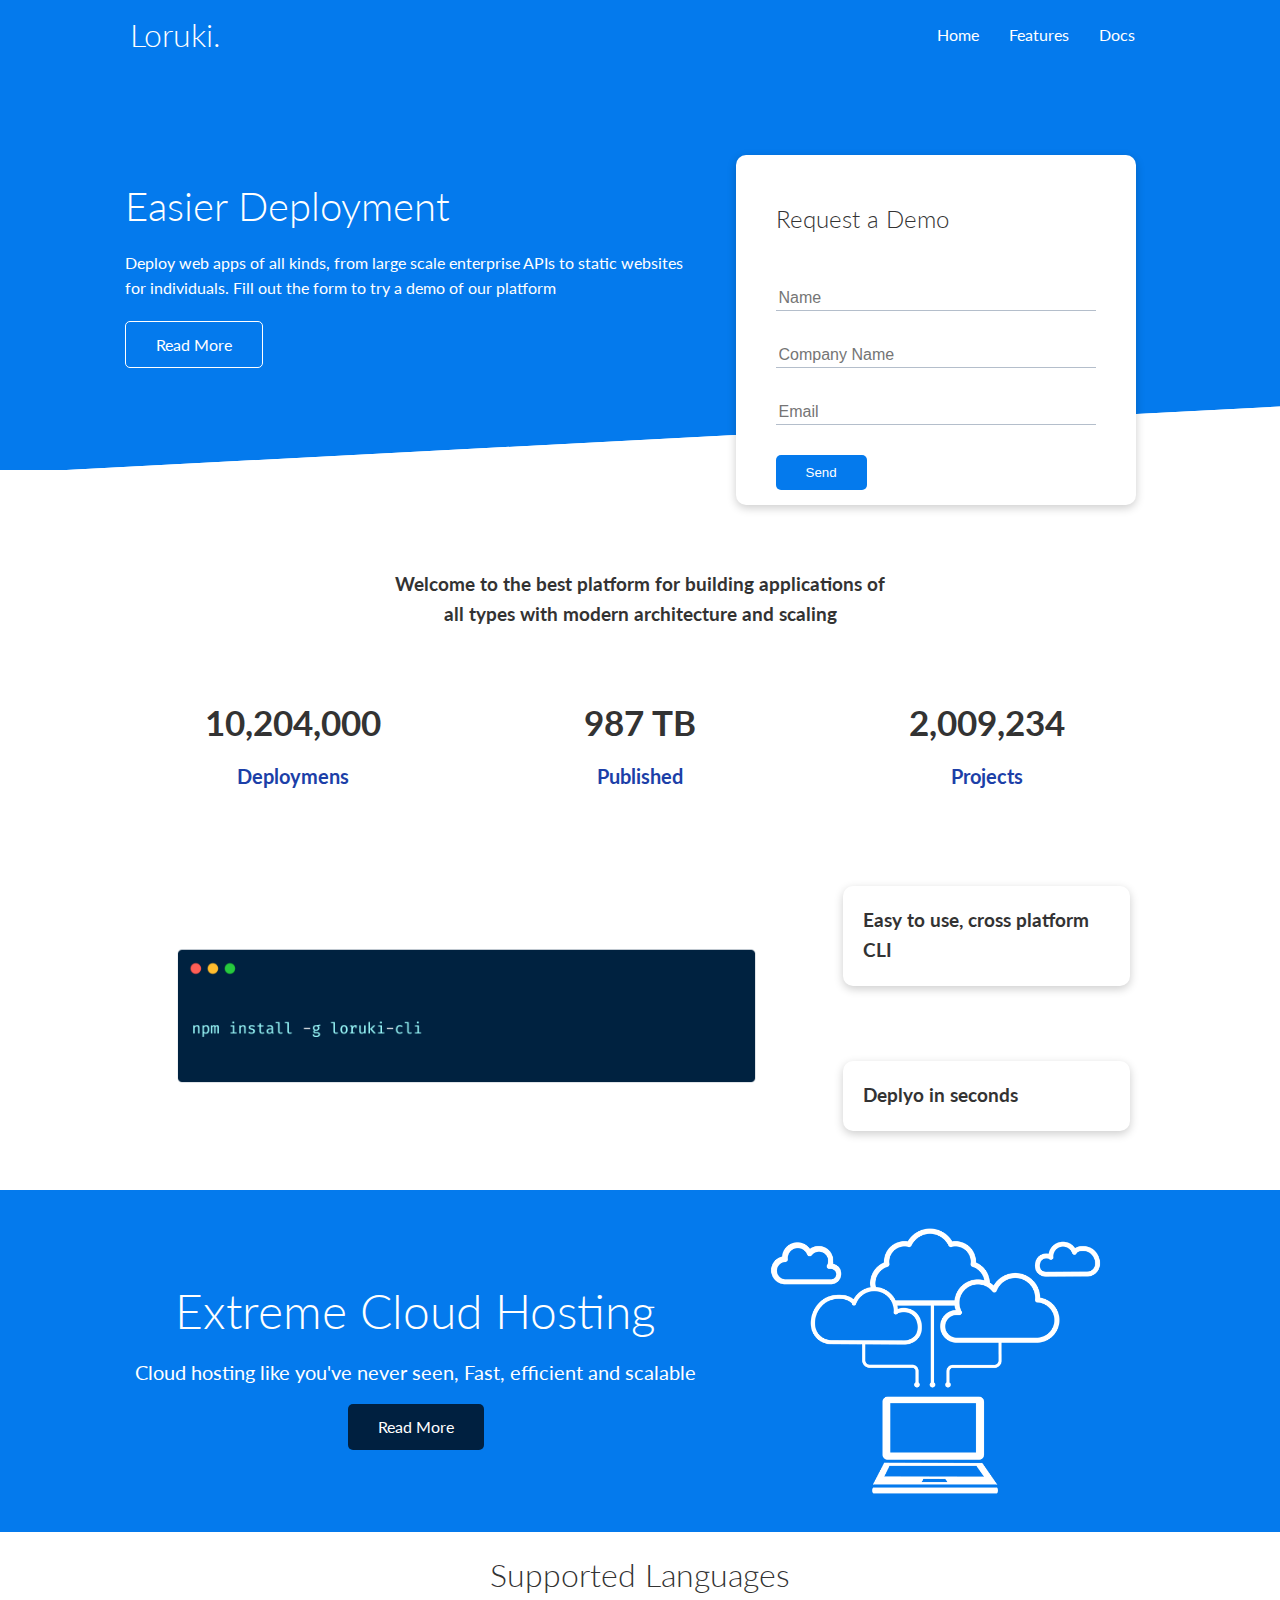
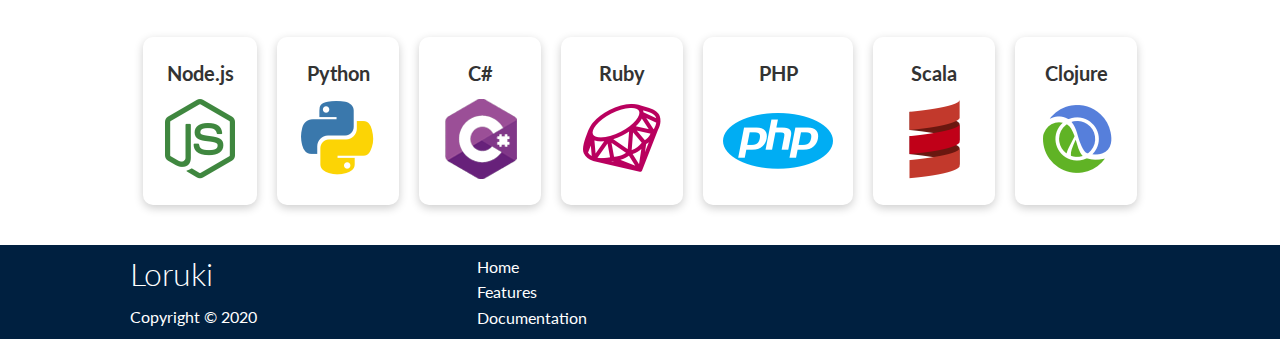
<file: index.html>
<!DOCTYPE html>
<html lang="en">
<head>
    <meta charset="UTF-8">
    <meta http-equiv="X-UA-Compatible" content="IE=edge">
    <meta name="viewport" content="width=device-width, initial-scale=1.0">
    <link rel="stylesheet" href="https://cdnjs.cloudflare.com/ajax/libs/font-awesome/6.1.1/css/all.min.css" integrity="sha512-KfkfwYDsLkIlwQp6LFnl8zNdLGxu9YAA1QvwINks4PhcElQSvqcyVLLD9aMhXd13uQjoXtEKNosOWaZqXgel0g==" crossorigin="anonymous" referrerpolicy="no-referrer" />
    <link rel="stylesheet" href="css/utilities.css">
    <link rel="stylesheet" href="css/style.css">
    <title>Laruki | Cloud Hosting For Everyone</title>
</head>
<body>
    <!--NavBar-->
    <div class="navbar">
        <div class="container flex">
            <h1 class="logo">Loruki.</h1>
            <nav>
                <ul>
                    <li><a href="index.html">Home</a></li>
                    <li><a href="Features.html">Features</a></li>
                    <li><a href="docs.html">Docs</a></li>
                </ul>
            </nav>
        </div>
    </div>

    <!-- Showcase -->
    <section class="showcase">
        <div class="container grid">
            <div class="showcase-text">
                <h1>Easier Deployment</h1>
                <p>Deploy web apps of all kinds, from large scale enterprise APIs to static websites for individuals. Fill out the form to try a demo of our platform</p>
                <a href="features.html" class="btn btn-outline">Read More</a>
            </div>

            <div class="showcase-form card">
                <h2>Request a Demo</h2>
                <form name="contact" method="POST" netlify-honeypot="bot-field" data-netlify="true">
                    <input type="hidden" name="form-name" value="contact">
                    <p class="hidden">
                        <label>
                          Don’t fill this out if you’re human: <input name="bot-field" />
                        </label>
                      </p>
                    <div class="form-control">
                        <input type="text" name="name" placeholder="Name" required>
                    </div>
                    <div class="form-control">
                        <input type="text" name="company" placeholder="Company Name" required>
                    </div>
                    <div class="form-control">
                        <input type="email" name="email" placeholder="Email" required>
                    </div>
                    <input type="submit" value="Send" class="btn bnt-primary">
                </form>
            </div>
        </div>
    </section>

    <!-- Stats -->
    <section class="stats">
        <div class="container">
            <h3 class="stats-heading text-center my-1">
                Welcome to the best platform for building applications of all types with modern architecture and scaling
            </h3>

            <div class="grid grid-3 text-center my-4">
                <div>
                    <i class="fas fa-server fa-3x"></i>
                    <h3>10,204,000</h3>
                    <p class="text-secondary">Deploymens</p>
                </div>
                <div>
                    <i class="fas fa-upload fa-3x"></i>
                    <h3>987 TB</h3>
                    <p class="text-secondary">Published</p>
                </div>
                <div>
                    <i class="fas fa-project-diagram fa-3x"></i>
                    <h3>2,009,234</h3>
                    <p class="text-secondary">Projects</p>
                </div>
            </div>
        </div>
    </section>

    <!-- Cli -->
    <section class="cli">
        <div class="container grid">
            <img src="/images/cli.png" alt="">
            <div class="card">
                <h3>Easy to use, cross platform CLI</h3>
            </div>
            <div class="card">
                <h3>Deplyo in seconds</h3>
            </div>
        </div>
    </section>

    <!-- Cloud -->
    <section class="cloud bg-primary py-2 my-2">
        <div class="container grid">
            <div class="text-center">
                <h2 class="lg">Extreme Cloud Hosting</h2>
                <p class="lead my-1">Cloud hosting like you've never seen, Fast, efficient and scalable</p>
                <a href="features.html" class="btn btn-dark">Read More</a>
            </div>
            <img src="images/cloud.png" alt="">
        </div>
    </section>

    <!-- languages -->
    <section class="languages">
        <h2 class="md text-center my-2">Supported Languages</h2>
        <div class="container flex">
            <div class="card">
                <h4>Node.js</h4>
                <img src="images/logos/node.png" alt="node">
            </div>
            <div class="card">
                <h4>Python</h4>
                <img src="images/logos/python.png" alt="">
              </div>
              <div class="card">
                <h4>C#</h4>
                <img src="images/logos/csharp.png" alt="">
              </div>
              <div class="card">
                <h4>Ruby</h4>
                <img src="images/logos/ruby.png" alt="">
              </div>
              <div class="card">
                <h4>PHP</h4>
                <img src="images/logos/php.png" alt="">
              </div>
              <div class="card">
                <h4>Scala</h4>
                <img src="images/logos/scala.png" alt="">
              </div>
              <div class="card">
                <h4>Clojure</h4>
                <img src="images/logos/clojure.png" alt="">
              </div>
        </div>
    </section>

    <!--Footer-->
    <footer class="footer bg-dark py-5">
        <div class="container grid grid-3">
            <div>
                <h1>
                    Loruki
                </h1>
                <p>Copyright &copy; 2020</p>
            </div>
            <nav>
                <ul>
                    <li><a href="index.html">Home</a></li>
                    <li><a href="Features.html">Features</a></li>
                    <li><a href="docs.html">Documentation</a></li>
                </ul>
            </nav>
            <div class="social">
                <a href=""><i class="fab fa-twitter fa-2x"></i></a>
                <a href=""><i class="fab fa-facebook fa-2x"></i></a>
                <a href=""><i class="fab fa-instagram fa-2x"></i></a>
                <a href=""><i class="fab fa-github fa-2x"></i></a>
            </div>
        </div>
    </footer>
</body>
</html>
</file>
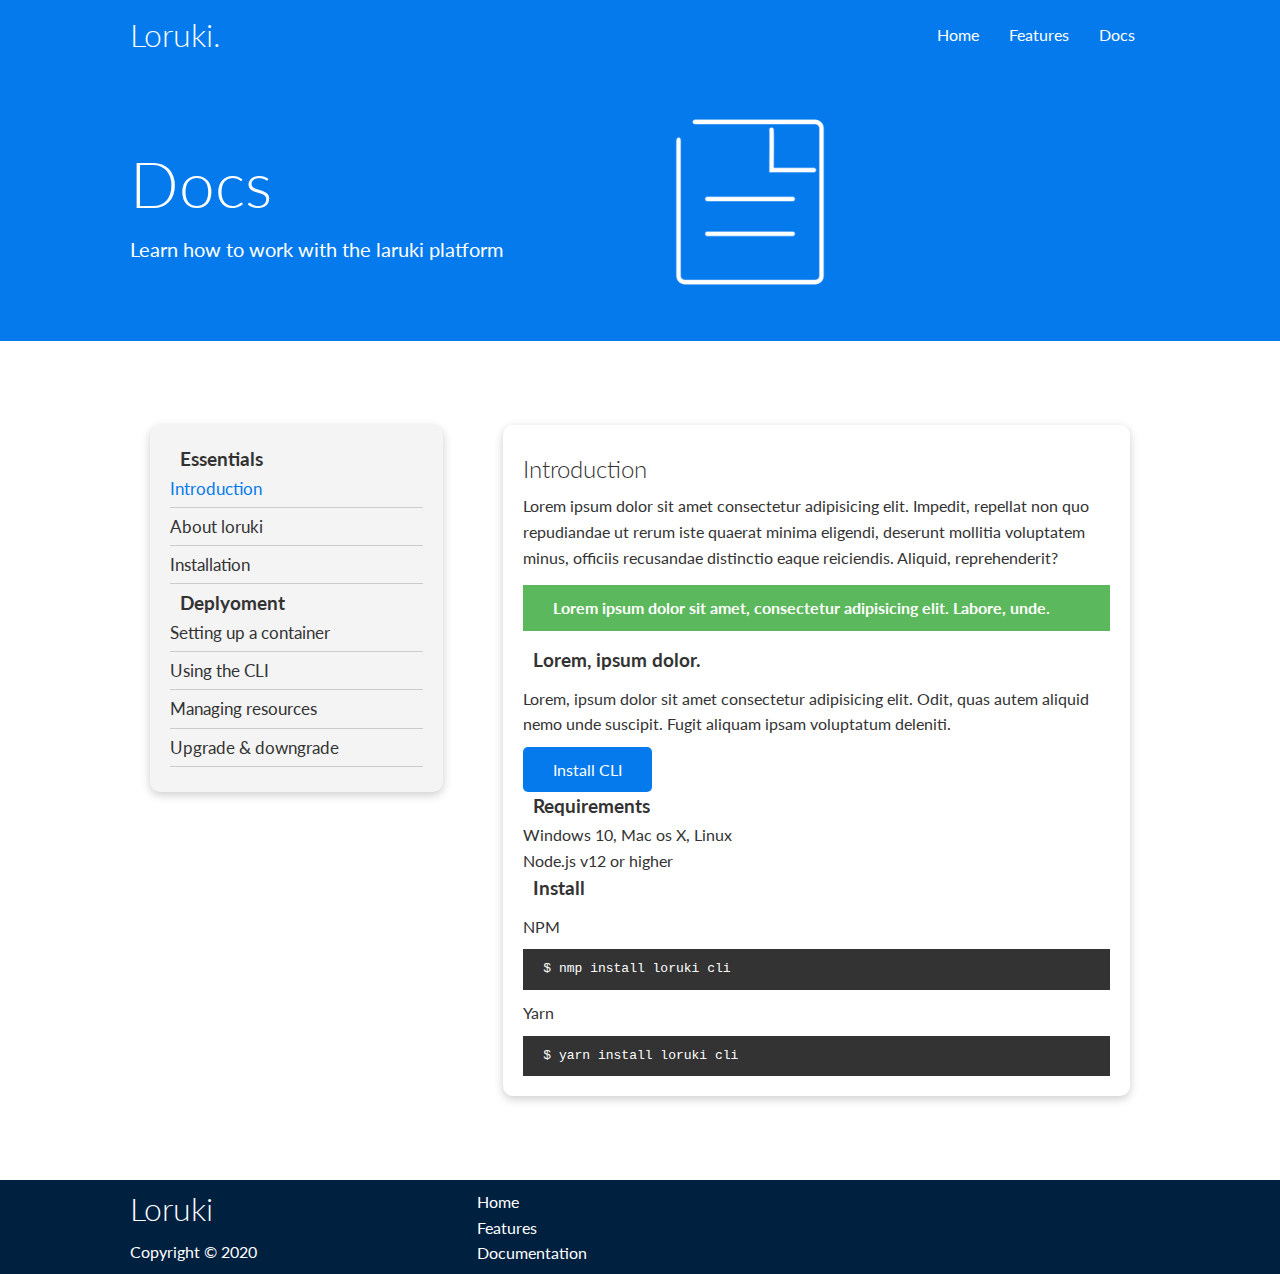
<file: docs.html>
<!DOCTYPE html>
<html lang="en">
<head>
    <meta charset="UTF-8">
    <meta http-equiv="X-UA-Compatible" content="IE=edge">
    <meta name="viewport" content="width=device-width, initial-scale=1.0">
    <link rel="stylesheet" href="https://cdnjs.cloudflare.com/ajax/libs/font-awesome/6.1.1/css/all.min.css" integrity="sha512-KfkfwYDsLkIlwQp6LFnl8zNdLGxu9YAA1QvwINks4PhcElQSvqcyVLLD9aMhXd13uQjoXtEKNosOWaZqXgel0g==" crossorigin="anonymous" referrerpolicy="no-referrer" />
    <link rel="stylesheet" href="css/utilities.css">
    <link rel="stylesheet" href="css/style.css">
    <title>Laruki | Cloud Hosting For Everyone</title>
</head>
<body>
    <!--NavBar-->
    <div class="navbar">
        <div class="container flex">
            <h1 class="logo">Loruki.</h1>
            <nav>
                <ul>
                    <li><a href="index.html">Home</a></li>
                    <li><a href="Features.html">Features</a></li>
                    <li><a href="docs.html">Docs</a></li>
                </ul>
            </nav>
        </div>
    </div>

    <!-- Head -->
    <section class="docs-head bg-primary py-3">
        <div class="container grid">
            <div>
                <h1 class="xl">Docs</h1>
                <p class="lead">
                    Learn how to work with the laruki platform
                </p>
            </div>
            <div>
                <img src="images/docs.png" alt="server">
            </div>
        </div>
    </section>

    
    <!-- Docs main -->
    <section class="docs-main my-4">
        <div class="container grid">
            <div class="card bg-light p3">
                <h3 class="my2">Essentials</h3>
                <nav>
                    <ul>
                        <li><a href="#" class="text-primary">Introduction</a></li>
                        <li><a href="#">About loruki</a></li>
                        <li><a href="#">Installation</a></li>
                    </ul>
                </nav>
                <h3 class="my2">Deplyoment</h3>
                <nav>
                    <ul>
                        <li><a href="#">Setting up a container</a></li>
						<li><a href="#">Using the CLI</a></li>
						<li><a href="#">Managing resources</a></li>
						<li><a href="#">Upgrade & downgrade</a></li>
                    </ul>
                </nav>
            </div>
            <div class="card">
                <h2>Introduction</h2>
                <p>Lorem ipsum dolor sit amet consectetur adipisicing elit. Impedit, repellat non quo repudiandae ut rerum iste quaerat minima eligendi, deserunt mollitia voluptatem minus, officiis recusandae distinctio eaque reiciendis. Aliquid, reprehenderit?</p>
                <div class="alert alert-success">
                    <i class="fas fa-info"></i> Lorem ipsum dolor sit amet, consectetur adipisicing elit. Labore, unde.
                </div>
                <h3>Lorem, ipsum dolor.</h3>
                <p>Lorem, ipsum dolor sit amet consectetur adipisicing elit. Odit, quas autem aliquid nemo unde suscipit. Fugit aliquam ipsam voluptatum deleniti.</p>
                <a href="#" class="btn btn-primary">Install CLI</a>
                <h3>Requirements</h3>
                <ul>
                    <li>Windows 10, Mac os X, Linux</li>
                    <li>Node.js v12 or higher</li>
                </ul>
                <h3>Install</h3>
                <p>NPM</p>
                <pre><code>$ nmp install loruki cli</code></pre>
                <p>Yarn</p>
                <pre><code>$ yarn install loruki cli</code></pre>
            </div>
        </div>
    </section>

    <!--Footer-->
    <footer class="footer bg-dark py-5">
        <div class="container grid grid-3">
            <div>
                <h1>
                    Loruki
                </h1>
                <p>Copyright &copy; 2020</p>
            </div>
            <nav>
                <ul>
                    <li><a href="index.html">Home</a></li>
                    <li><a href="Features.html">Features</a></li>
                    <li><a href="docs.html">Documentation</a></li>
                </ul>
            </nav>
            <div class="social">
                <a href=""><i class="fab fa-twitter fa-2x"></i></a>
                <a href=""><i class="fab fa-facebook fa-2x"></i></a>
                <a href=""><i class="fab fa-instagram fa-2x"></i></a>
                <a href=""><i class="fab fa-github fa-2x"></i></a>
            </div>
        </div>
    </footer>
</body>
</html>
</file>
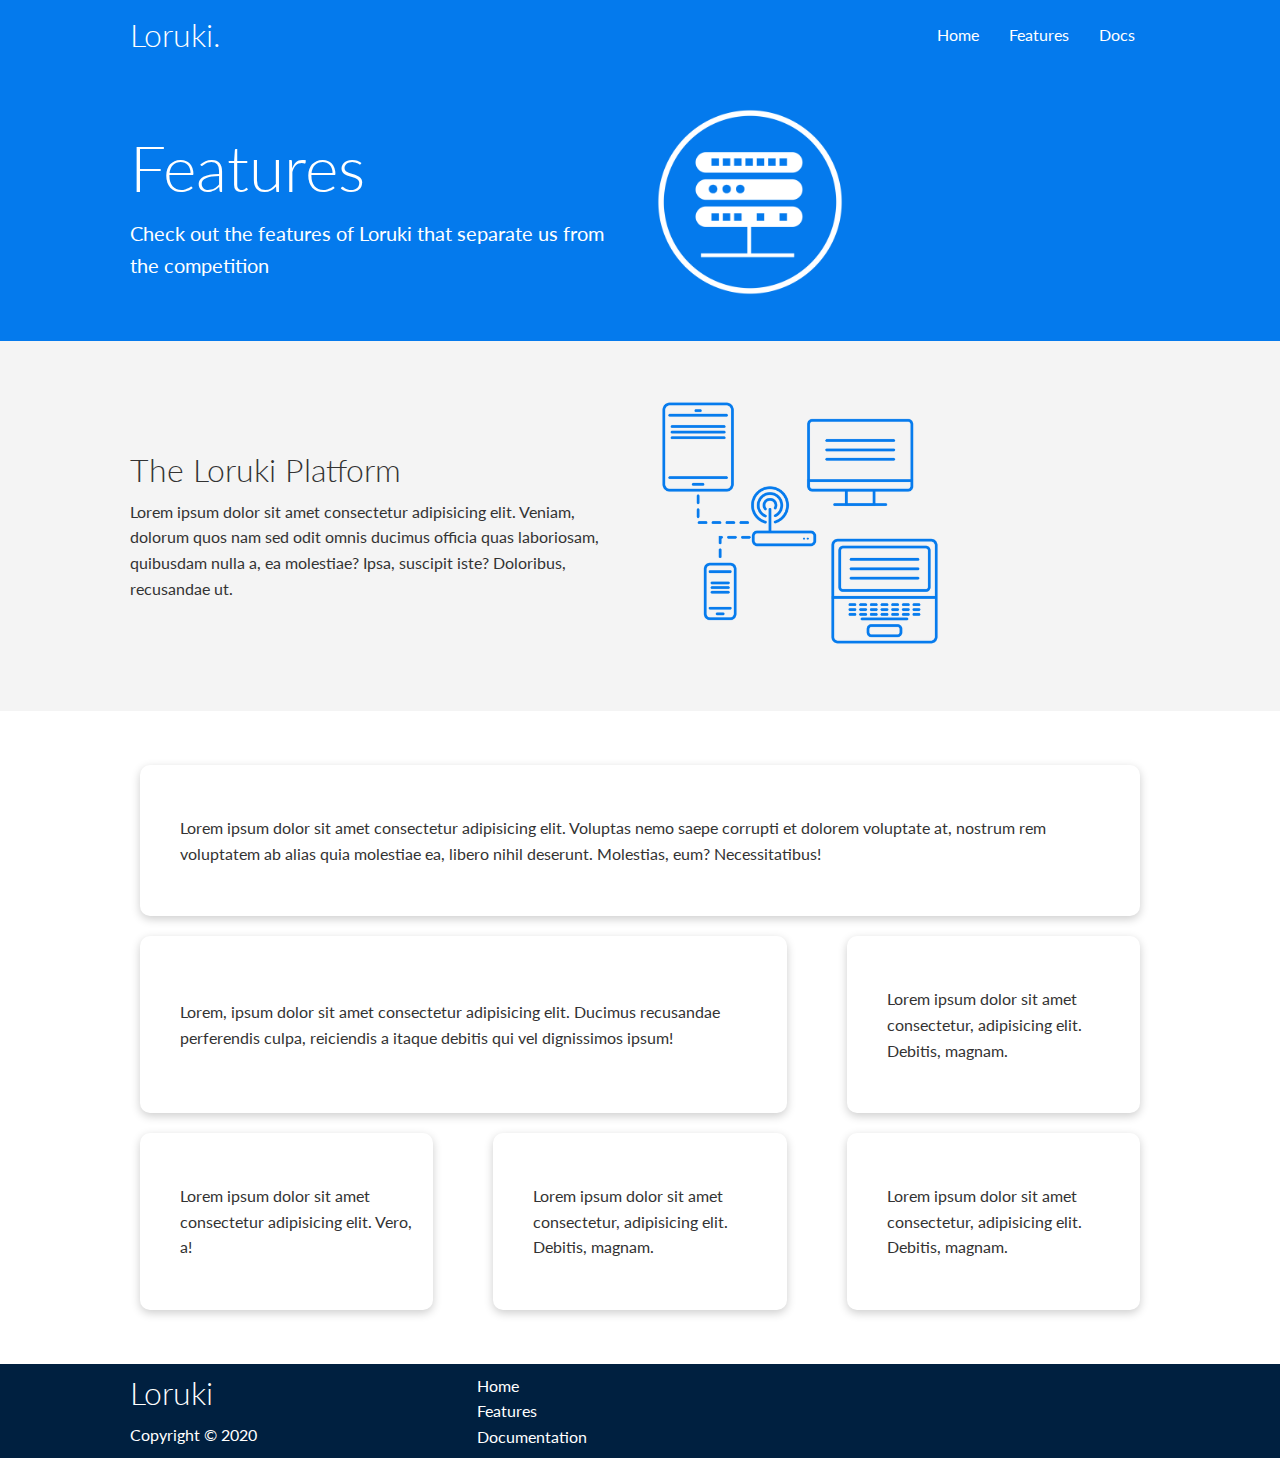
<file: features.html>
<!DOCTYPE html>
<html lang="en">
<head>
    <meta charset="UTF-8">
    <meta http-equiv="X-UA-Compatible" content="IE=edge">
    <meta name="viewport" content="width=device-width, initial-scale=1.0">
    <link rel="stylesheet" href="https://cdnjs.cloudflare.com/ajax/libs/font-awesome/6.1.1/css/all.min.css" integrity="sha512-KfkfwYDsLkIlwQp6LFnl8zNdLGxu9YAA1QvwINks4PhcElQSvqcyVLLD9aMhXd13uQjoXtEKNosOWaZqXgel0g==" crossorigin="anonymous" referrerpolicy="no-referrer" />
    <link rel="stylesheet" href="css/utilities.css">
    <link rel="stylesheet" href="css/style.css">
    <title>Laruki | Cloud Hosting For Everyone</title>
</head>
<body>
    <!--NavBar-->
    <div class="navbar">
        <div class="container flex">
            <h1 class="logo">Loruki.</h1>
            <nav>
                <ul>
                    <li><a href="index.html">Home</a></li>
                    <li><a href="Features.html">Features</a></li>
                    <li><a href="docs.html">Docs</a></li>
                </ul>
            </nav>
        </div>
    </div>

    <!-- Head -->
    <section class="features-head bg-primary py-3">
        <div class="container grid">
            <div>
                <h1 class="xl">Features</h1>
                <p class="lead">
                    Check out the features of Loruki that separate us from the competition
                </p>
            </div>
            <div>
                <img src="images/server.png" alt="server">
            </div>
        </div>
    </section>

    <!--sub head-->
    <section class="features-sub-head bg-light py-3">
        <div class="container grid">
            <div>
                <h1 class="md">The Loruki Platform</h1>
                <p>
                    Lorem ipsum dolor sit amet consectetur adipisicing elit. Veniam, dolorum quos nam sed odit omnis ducimus officia quas laboriosam, quibusdam nulla a, ea molestiae? Ipsa, suscipit iste? Doloribus, recusandae ut.
                </p>
            </div>
            <div>
                <img src="images/server2.png" alt="server">
            </div>
        </div>
    </section>

    <!-- Features Main -->
    <section class="features-main my-2">
        <div class="container grid grid-3">
            <div class="card flex">
                <i class="fas fa-server fa-3x"></i>
                <p>Lorem ipsum dolor sit amet consectetur adipisicing elit. Voluptas nemo saepe corrupti et dolorem voluptate at, nostrum rem voluptatem ab alias quia molestiae ea, libero nihil deserunt. Molestias, eum? Necessitatibus!</p>
            </div>
            <div class="card flex">
                <i class="fas fa-network-wired fa-3x"></i>
                <p>
                    Lorem, ipsum dolor sit amet consectetur adipisicing elit. Ducimus
                    recusandae perferendis culpa, reiciendis a itaque debitis qui vel
                    dignissimos ipsum!
                </p>
            </div>
            <div class="card flex">
                <i class="fas fa-laptop-code fa-3x"></i>
                <p>
                    Lorem ipsum dolor sit amet consectetur, adipisicing elit. Debitis,
                    magnam.
                </p>
            </div>
            <div class="card flex">
                <i class="fas fa-database fa-3x"></i>
                <p>
                    Lorem ipsum dolor sit amet consectetur adipisicing elit. Vero, a!
                </p>
            </div>
            <div class="card flex">
                <i class="fas fa-power-off fa-3x"></i>
                <p>
                    Lorem ipsum dolor sit amet consectetur, adipisicing elit. Debitis,
                    magnam.
                </p>
            </div>
            <div class="card flex">
                <i class="fas fa-upload fa-3x"></i>
                <p>
                    Lorem ipsum dolor sit amet consectetur, adipisicing elit. Debitis,
                    magnam.
                </p>
            </div>
        </div>
    </section>


    <!--Footer-->
    <footer class="footer bg-dark py-5">
        <div class="container grid grid-3">
            <div>
                <h1>
                    Loruki
                </h1>
                <p>Copyright &copy; 2020</p>
            </div>
            <nav>
                <ul>
                    <li><a href="index.html">Home</a></li>
                    <li><a href="Features.html">Features</a></li>
                    <li><a href="docs.html">Documentation</a></li>
                </ul>
            </nav>
            <div class="social">
                <a href=""><i class="fab fa-twitter fa-2x"></i></a>
                <a href=""><i class="fab fa-facebook fa-2x"></i></a>
                <a href=""><i class="fab fa-instagram fa-2x"></i></a>
                <a href=""><i class="fab fa-github fa-2x"></i></a>
            </div>
        </div>
    </footer>
</body>
</html>
</file>
<file: css/utilities.css>
/* Utilities */

.text-center {
    text-align: center;
}

/* Alert */
.alert {
    background-color: var(--light-color);
    padding: 10px 20px;
    font-weight: bold;
    margin: 15px 0;
}

.alert i {
    margin-right: 10px;
}

.alert-success {
    background-color: var(--success-color);
    color: #fff;
}

.alert-error {
    background-color: var(--error-color);
    color: #fff;
}

.flex {
    display: flex;
    justify-content: center;
    align-items: center;
    height: 100%;
}

.container {
    max-width: 1100px;
    margin: 0 auto;
    overflow: auto;
    padding: 0 40px;
}

.card {
    background-color: #fff;
    color: #333;
    border-radius: 10px;
    box-shadow: 0 3px 10px rgba(0, 0, 0, 0.2);
    padding: 20px;
    margin: 20px;
}

.btn {
    display: inline-block;
    padding: 10px 30px;
    cursor: pointer;
    background: var(--primary-color);
    color: #fff;
    border: none;
    border-radius: 5px;
}

/*Background & colored buttons*/
.btn-primary,
.bg-primary {
    background-color: var(--primary-color);
    color: #fff;
}

.btn-secondary,
.bg-secondary {
    background-color: var(--secondary-color);
    color: #fff;
}

.btn-dark,
.bg-dark {
    background-color: var(--dark-color);
    color: #fff;
}

.btn-light,
.bg-light {
    background-color: var(--light-color);
    color: #333;
}

.btn-primary a,
.bg-primary a,
.btn-secondary a,
.bg-secondary a,
.btn-dark a,
.bg-dark a {
    color: white;
}

/* Text colors */
.text-primary {
    color: var(--primary-color);
}

.text-secondary {
    color: var(--secondary-color);
}

.text-dark {
    color: var(--dark-color);
}

.text-light {
    color: var(--light-color);
}

/* text sizes */
.lead {
    font-size: 20px;
}

.sm {
    font-size: 1rem;
}

.md {
    font-size: 2rem;
}

.lg {
    font-size: 3rem;
}

.xl {
    font-size: 4rem;
}

.btn-outline {
    background-color: transparent;
    border: 1px #fff solid;
}

.btn:hover {
    transform: scale(0.98);
}

.grid {
    display: grid;
    grid-template-columns: repeat(2, 1fr);
    gap: 20px;
    justify-content: center;
    align-items: center;
    height: 100%;
}

.grid-3 {
    grid-template-columns: repeat(3, 1fr);
}

/* Margin */
.my-1 {
    margin: 1rem 0;
}
.my-2 {
    margin: 1.5rem 0;
}

.my-3 {
    margin: 2rem 0;
}

.my-4 {
    margin: 3rem 0;
}

.my-4 {
    margin: 4rem 0;
}

.m-1 {
    margin: 1rem;
}
.m-2 {
    margin: 1.5rem;
}

.m-3 {
    margin: 2rem;
}

.m-4 {
    margin: 3rem;
}

.m-4 {
    margin: 4rem;
}

/* Padding */
.py-1 {
    padding: 1rem 0;
}
.py-2 {
    padding: 1.5rem 0;
}

.py-3 {
    padding: 2rem 0;
}

.py-4 {
    padding: 3rem 0;
}

.py-4 {
    padding: 4rem 0;
}

.p-1 {
    padding: 1rem;
}
.p-2 {
    padding: 1.5rem;
}

.p-3 {
    padding: 2rem;
}

.p-4 {
    padding: 3rem;
}

.p-4 {
    padding: 4rem;
}
</file>
<file: css/style.css>
@import url('https://fonts.googleapis.com/css2?family=Lato:wght@300&display=swap');

:root {
    --primary-color: #047aed;
    --secondary-color: #1c3fa8;
    --dark-color: #002040;
    --light-color: #f4f4f4;
    --success-color: #5cb85c;
    --error-color: #d9534f;
}

* {
    box-sizing: border-box;
    margin: 0;
    padding: 0;
}

body {
    font-family: 'Lato', sans-serif;
    color: #333;
    line-height: 1.6;
}

ul {
    list-style-type: none;
}

a {
    text-decoration: none;
    color: #333;
}

h1,
h2 {
    font-weight: 300;
    line-height: 1.2;
    margin: 10px 0;
}

p {
    margin: 10px 0;
}

img {
    width: 100%;
}

code, pre {
    background-color: #333;
    color: #fff;
    padding: 10px;
}

.hidden {
    visibility: hidden;
    height: 0;
}

/* Nav Bar */
.navbar {
    background-color: var(--primary-color);
    color: #fff;
    height: 70px;
}

.navbar ul {
    display: flex;
}

.navbar a {
    color: #fff;
    padding: 10px;
    margin: 0 5px;
}

.navbar a:hover {
    border-bottom: 2px #fff solid;
}

.navbar .flex {
    justify-content: space-between;
}

/* Showcase */
.showcase {
    height: 400px;
    background-color: var(--primary-color);
    color: #fff;
    position: relative;
}

.showcase h1 {
    font-size: 40px;
}

.showcase p {
    margin: 20px 0;
}

.showcase .grid {
    overflow: visible;
    grid-template-columns: 55% auto;
    gap: 30px;
}

.showcase-text {
    animation: slideInFromLeft 1s ease-in;
}

.showcase-form {
    position: relative;
    top: 60px;
    height: 350px;
    width: 400px;
    padding: 40px;
    z-index: 100;
    justify-self: flex-end;
    animation: slideInFromRight 1s ease-in;
}

.showcase-form .form-control {
    margin: 30px 0;
}

.showcase-form input[type='text'],
.showcase-form input[type='email'] {
    border: 0;
    border-bottom: 1px solid #b4becb;
    width: 100%;
    padding: 3px;
    font-size: 16px;
}

.showcase-form input:focus {
    outline: none;
}

.showcase::before,
.showcase::after {
    content: '';
    position: absolute;
    height: 100px;
    bottom: -70px;
    right: 0;
    left: 0;
    background: white;
    transform: skewY(-3deg);
    -webkit-transform: skewY(-3deg);
    -moz-transform: skewY(-3deg);
    -ms-transform: skewY(-3deg);
}

/* Stats */
.stats {
    padding-top: 100px;
    animation: slideInFromBottom 1s ease-in;
}

.stats-heading {
    max-width: 500px;
    margin: auto;
}

.stats .grid h3 {
    font-size: 35px;
}

.stats .grid p {
    font-size: 20px;
    font-weight: bold;
}

/* Cli */
.cli .grid {
    grid-template-columns: repeat(3, 1fr);
    grid-template-rows: repeat(2, 1fr);
}

.cli .grid > *:first-child {
    grid-column: 1 / span 2;
    grid-row: 1 / span 2
}

/* Cloud */
.cloud .grid {
    grid-template-columns: 4fr 3fr;
}

/* Languages */

.languages .flex {
    flex-wrap: wrap;
}

.languages .card {
    text-align: center;
    margin: 18px 10px 40px;
    transition: transform 0.2s ease-in;
}

.languages .card h4 {
    font-size: 20px;
    margin-bottom: 10px;
}

.languages .card:hover {
    transform: translateY(-15px);
}

/* Features */

.features-head img,
.docs-head img {
   width: 200px;
   justify-self: flex-end;
}

.features-sub-head img {
    width: 300px;
    justify-self: flex-end;
}

.features-main .card > i {
    margin-right: 20px;
}

.features-main .grid {
    padding: 30px;
}

.features-main .grid *:first-child {
    grid-column: 1/span 3;
}

.features-main .grid *:nth-child(2) {
    grid-column: 1/span 2;
}

/* Docs */
.docs-main h3 {
    margin: 0 10px;
}

.docs-main .grid {
    grid-template-columns: 1fr 2fr;
    align-items: flex-start;
}

.docs-main nav li {
    font-size: 17px;
    padding-bottom: 5px;
    margin-bottom: 5px;
    border-bottom: 1px #ccc solid;
}

.docs-main a:hover {
    font-weight: bold;
}

/* footer */
.footer .social a {
    margin: 0 10px;
}

/* Animations */
@keyframes slideInFromLeft {
    0% {
        transform: translateX(-100%);
    }

    100% {
        transform: translateX(0);
    }
}

@keyframes slideInFromRight {
    0% {
        transform: translateX(100%);
    }

    100% {
        transform: translateX(0);
    }
}

@keyframes slideInFromTop {
    0% {
        transform: translateY(-100%);
    }

    100% {
        transform: translateX(0);
    }
}

@keyframes slideInFromBottom {
    0% {
        transform: translateY(100%);
    }

    100% {
        transform: translateX(0);
    }
}

/* Tablets and Under */
@media (max-width: 768px) {
    .grid,
    .showcase .grid,
    .stats .grid,
    .cli .grid,
    .cloud .grid,
    .features-main .grid,
    .docs-main .grid {
        grid-template-columns: 1fr;
        grid-template-rows: 1fr;

    }

    .showcase {
        height: auto;
    }

    .showcase-text {
        text-align: center;
        margin-top: 40px;
        animation: slideInFromTop 1s ease-in;
    }

    .showcase-form {
        justify-self: center;
        margin: auto;
        animation: slideInFromBottom 1s ease-in;
    }

    .cli .grid > *:first-child {
        grid-column: 1;
        grid-row: 1;
    }

    .features-head,
    .features-sub-head,
    .docs-head {
        text-align: center;
    }
    .features-head img,
    .features-sub-head img,
    .docs-head img{
        justify-self: center;
    }

    .features-main .grid > *:first-child,
    .features-main .grid > *:nth-child(2) {
        grid-column: 1;
    }
}

/*Mobile*/
@media (max-width: 500px) {
    .navbar {
        height: 110px;
    }

    .navbar .flex {
        flex-direction: column;
    }

    .navbar ul {
        padding: 10px;
        background-color: rgba(0, 0, 0, 0.1);
    }
}
</file>
